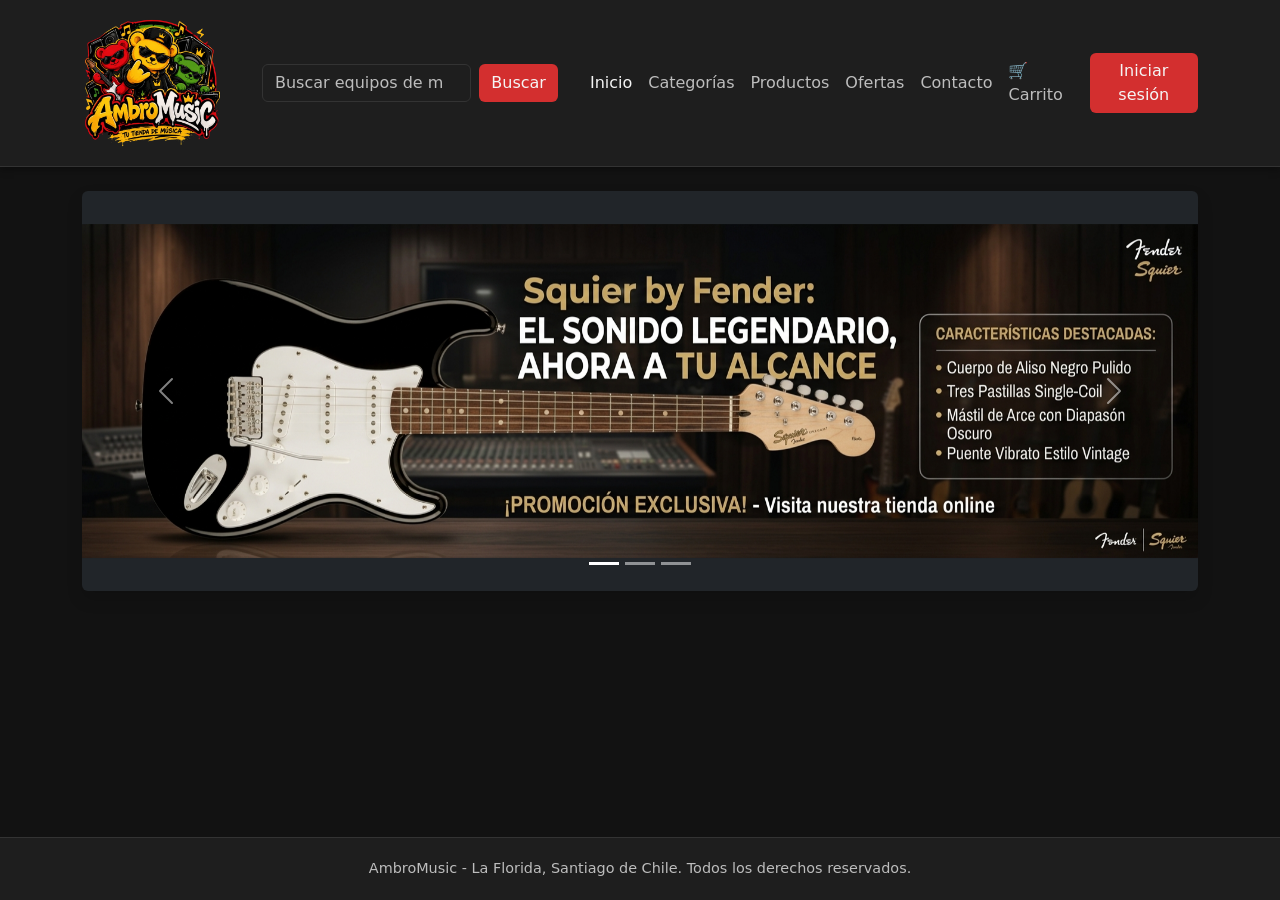
<file: index.html>
<!DOCTYPE html>
<html lang="es">

<head>
    <meta charset="UTF-8">
    <meta name="viewport" content="width=device-width, initial-scale=1.0">
    <title>AmbroMusic</title>
    <link href="https://cdn.jsdelivr.net/npm/bootstrap@5.3.8/dist/css/bootstrap.min.css" rel="stylesheet"
        integrity="sha384-sRIl4kxILFvY47J16cr9ZwB07vP4J8+LH7qKQnuqkuIAvNWLzeN8tE5YBujZqJLB" crossorigin="anonymous">
    <link rel="stylesheet" href="css/estilos.css">
</head>

<body class="d-flex flex-column min-vh-100">

    <custom-indice></custom-indice>

    <!-- Contenido Principal -->
    <main class="container my-4">
        <!-- Carrusel de 3 fotos sin recorte -->
        <div id="carruselInicio" class="carousel slide shadow rounded overflow-hidden bg-dark" data-bs-ride="carousel">

            <!-- Indicadores (3 puntos) -->
            <div class="carousel-indicators">
                <button type="button" data-bs-target="#carruselInicio" data-bs-slide-to="0" class="active"
                    aria-current="true" aria-label="Slide 1"></button>
                <button type="button" data-bs-target="#carruselInicio" data-bs-slide-to="1"
                    aria-label="Slide 2"></button>
                <button type="button" data-bs-target="#carruselInicio" data-bs-slide-to="2"
                    aria-label="Slide 3"></button>
            </div>

            <!-- Imágenes locales de la carpeta img/ -->
            <div class="carousel-inner">
                <div class="carousel-item active" data-bs-interval="4000">
                    <a href="productos.html">
                        <img src="img/banner1.png" class="d-block w-100" alt="Banner 1"
                            style="height: 400px; object-fit: contain; cursor: pointer;">
                    </a>
                </div>
                <div class="carousel-item" data-bs-interval="4000">
                    <a href="productos.html">
                        <img src="img/banner2.png" class="d-block w-100" alt="Banner 2"
                            style="height: 400px; object-fit: contain; cursor: pointer;">
                    </a>
                </div>
                <div class="carousel-item" data-bs-interval="4000">
                    <a href="productos.html">
                        <img src="img/banner3.png" class="d-block w-100" alt="Banner 3"
                            style="height: 400px; object-fit: contain; cursor: pointer;">
                    </a>
                </div>
            </div>

            <!-- Botones de navegación -->
            <button class="carousel-control-prev" type="button" data-bs-target="#carruselInicio" data-bs-slide="prev">
                <span class="carousel-control-prev-icon" aria-hidden="true"></span>
                <span class="visually-hidden">Anterior</span>
            </button>
            <button class="carousel-control-next" type="button" data-bs-target="#carruselInicio" data-bs-slide="next">
                <span class="carousel-control-next-icon" aria-hidden="true"></span>
                <span class="visually-hidden">Siguiente</span>
            </button>
        </div>
    </main>

    <footer class="mt-auto">
        <p>AmbroMusic - La Florida, Santiago de Chile. Todos los derechos reservados.</p>
    </footer>

    <script src="js/componentes/navbar.js"></script>
    <script src="https://cdn.jsdelivr.net/npm/bootstrap@5.3.8/dist/js/bootstrap.bundle.min.js"
        integrity="sha384-FKyoEForCGlyvwx9Hj09JcYn3nv7wiPVlz7YYwJrWVcXK/BmnVDxM+D2scQbITxI"
        crossorigin="anonymous"></script>

</body>

</html>
</file>
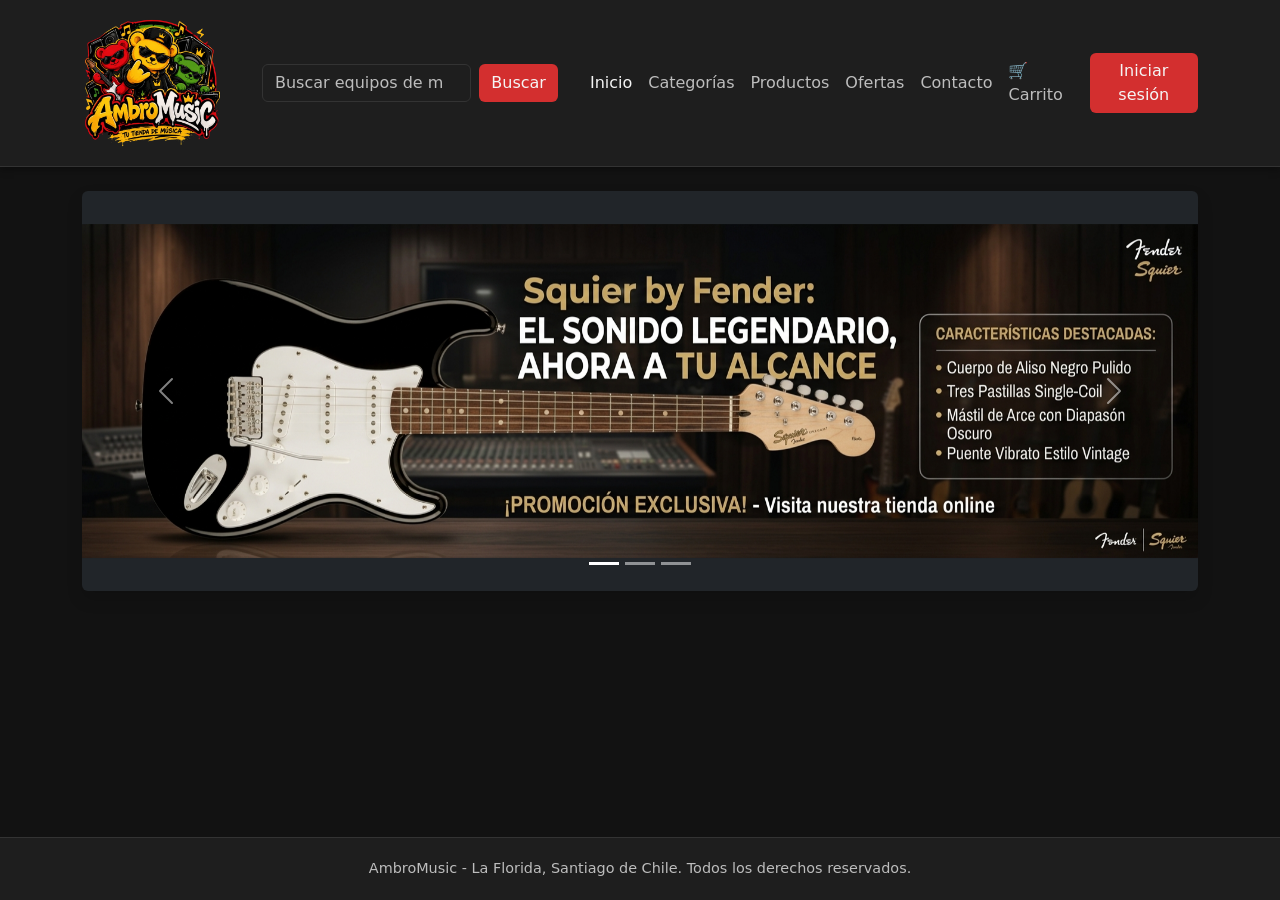
<file: admin/index.html>
<!DOCTYPE html> <html lang="es"> <head>
<meta charset="UTF-8">

<meta name="viewport" content="width=device-width, initial-scale=1.0">

<title>AmbroMusic - Administrador</title>

<link href="https://cdn.jsdelivr.net/npm/bootstrap@5.3.8/dist/css/bootstrap.min.css"
    rel="stylesheet"
    integrity="sha384-sRIl4kxILFvY47J16cr9ZwB07vP4J8+LH7qKQnuqkuIAvNWLzeN8tE5YBujZqJLB"
    crossorigin="anonymous">

<link rel="stylesheet" href="../css/estilos.css">

</head> <body class="d-flex flex-column min-vh-100">
<!-- NAVBAR -->

<custom-indice-admin></custom-indice-admin>


<!-- PANEL DE ADMINISTRADOR -->

<main class="container">

    <h1 class="titulo-admin">
        Panel de Administrador
    </h1>


    <div class="grid-admin">


        <!-- USUARIOS -->

        <div class="tarjeta-admin">

            <div class="icono-admin">
                👥
            </div>

            <h3>
                Usuarios
            </h3>

            <p>
                Administrar las cuentas de clientes,
                vendedores y administradores.
            </p>

            <button class="btn-admin">
                Gestionar usuarios
            </button>

        </div>


        <!-- PRODUCTOS -->

        <div class="tarjeta-admin">

            <div class="icono-admin">
                🎸
            </div>

            <h3>
                Productos
            </h3>

            <p>
                Administrar el catálogo,
                precios y categorías.
            </p>

            <button class="btn-admin">
                Gestionar productos
            </button>

        </div>


        <!-- INVENTARIO -->

        <div class="tarjeta-admin">

            <div class="icono-admin">
                📦
            </div>

            <h3>
                Inventario
            </h3>

            <p>
                Controlar el stock y consultar
                las existencias de productos.
            </p>

            <button class="btn-admin">
                Gestionar inventario
            </button>

        </div>


        <!-- VENTAS -->

        <div class="tarjeta-admin">

            <div class="icono-admin">
                🛒
            </div>

            <h3>
                Ventas
            </h3>

            <p>
                Revisar las ventas, pedidos
                y estados de las compras.
            </p>

            <button class="btn-admin">
                Gestionar ventas
            </button>

        </div>


        <!-- REPORTES -->

        <div class="tarjeta-admin">

            <div class="icono-admin">
                📊
            </div>

            <h3>
                Reportes
            </h3>

            <p>
                Consultar estadísticas de ventas,
                productos e inventario.
            </p>

            <button class="btn-admin">
                Ver reportes
            </button>

        </div>


        <!-- CONFIGURACIÓN -->

        <div class="tarjeta-admin">

            <div class="icono-admin">
                ⚙️
            </div>

            <h3>
                Configuración
            </h3>

            <p>
                Administrar la configuración
                general de AmbroMusic.
            </p>

            <button class="btn-admin">
                Configurar
            </button>

        </div>


    </div>

</main>


<!-- FOOTER -->

<footer class="mt-auto">

    <p>
        AmbroMusic - La Florida, Santiago de Chile.
        Todos los derechos reservados.
    </p>

</footer>


<script src="../js/componentes/navbar-admin.js"></script>
<script src="../js/admin.js"></script>

<script src="https://cdn.jsdelivr.net/npm/bootstrap@5.3.8/dist/js/bootstrap.bundle.min.js"
    integrity="sha384-FKyoEForCGlyvwx9Hj09JcYn3nv7wiPVlz7YYwJrWVcXK/BmnVDxM+D2scQbITxI"
    crossorigin="anonymous">
</script>

</body> </html>
</file>
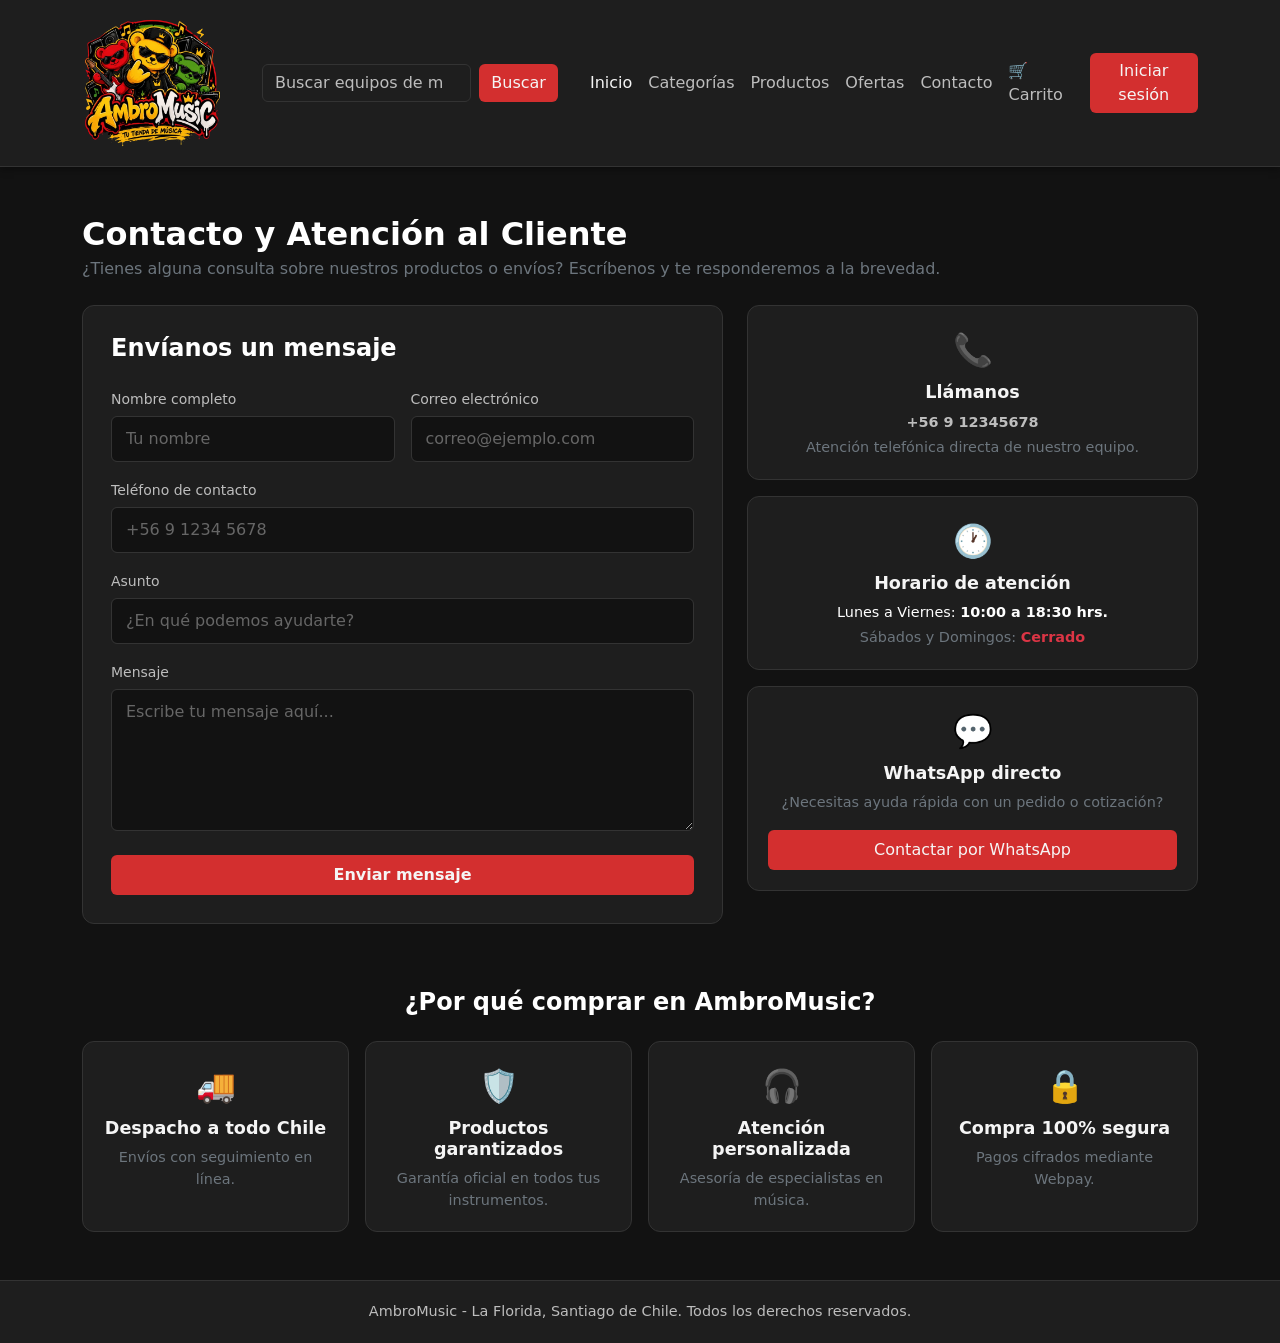
<file: contacto.html>
<!DOCTYPE html>
<html lang="es">

<head>
    <meta charset="UTF-8">
    <meta name="viewport" content="width=device-width, initial-scale=1.0">
    <title>Contacto | AmbroMusic</title>
    <link href="https://cdn.jsdelivr.net/npm/bootstrap@5.3.8/dist/css/bootstrap.min.css" rel="stylesheet"
        integrity="sha384-sRIl4kxILFvY47J16cr9ZwB07vP4J8+LH7qKQnuqkuIAvNWLzeN8tE5YBujZqJLB" crossorigin="anonymous">
    <link rel="stylesheet" href="css/estilos.css">
</head>

<body>

    <custom-indice></custom-indice>


    <!-- =========================
         CONTENIDO PRINCIPAL
    ========================== -->
    <main class="container my-5">

        <!-- NAVBAR DESDE COMPONENTE JS -->
        

        <!-- CABECERA -->
        <div class="mb-4">
            <h1 class="fw-bold fs-2 text-white mb-1">Contacto y Atención al Cliente</h1>
            <p class="text-secondary mb-0">¿Tienes alguna consulta sobre nuestros productos o envíos? Escríbenos y te
                responderemos a la brevedad.</p>
        </div>

        <!-- GRID PRINCIPAL -->
        <div class="row g-4">

            <!-- COLUMNA IZQUIERDA: FORMULARIO -->
            <div class="col-lg-7">
                <div class="contacto-card">
                    <h2 class="h4 fw-bold text-white mb-4">Envíanos un mensaje</h2>

                    <form>
                        <div class="row g-3">
                            <div class="col-md-6 mb-3">
                                <label for="nombre" class="form-label">Nombre completo</label>
                                <input type="text" id="nombre" class="form-control" placeholder="Tu nombre" required>
                            </div>
                            <div class="col-md-6 mb-3">
                                <label for="email" class="form-label">Correo electrónico</label>
                                <input type="email" id="email" class="form-control" placeholder="correo@ejemplo.com"
                                    required>
                            </div>
                        </div>

                        <div class="mb-3">
                            <label for="telefono" class="form-label">Teléfono de contacto</label>
                            <input type="tel" id="telefono" class="form-control" placeholder="+56 9 1234 5678">
                        </div>

                        <div class="mb-3">
                            <label for="asunto" class="form-label">Asunto</label>
                            <input type="text" id="asunto" class="form-control" placeholder="¿En qué podemos ayudarte?"
                                required>
                        </div>

                        <div class="mb-4">
                            <label for="mensaje" class="form-label">Mensaje</label>
                            <textarea id="mensaje" class="form-control" rows="5"
                                placeholder="Escribe tu mensaje aquí..." required></textarea>
                        </div>

                        <button type="submit" class="btn btn-ambromusic w-100 py-2 fw-bold">
                            Enviar mensaje
                        </button>
                    </form>
                </div>
            </div>

            <!-- COLUMNA DERECHA: INFORMACIÓN RÁPIDA -->
            <div class="col-lg-5">
                <div class="d-flex flex-column gap-3">

                    <div class="info-box">
                        <span class="info-box-icon">📞</span>
                        <h3>Llámanos</h3>
                        <p class="info-highlight mb-1">+56 9 12345678</p>
                        <p class="small text-secondary">Atención telefónica directa de nuestro equipo.</p>
                    </div>

                    <div class="info-box">
                        <span class="info-box-icon">🕐</span>
                        <h3>Horario de atención</h3>
                        <p class="text-white mb-1">Lunes a Viernes: <strong>10:00 a 18:30 hrs.</strong></p>
                        <p class="small text-secondary">Sábados y Domingos: <span
                                class="text-danger fw-bold">Cerrado</span></p>
                    </div>

                    <div class="info-box">
                        <span class="info-box-icon">💬</span>
                        <h3>WhatsApp directo</h3>
                        <p class="small text-secondary mb-3">¿Necesitas ayuda rápida con un pedido o cotización?</p>
                        <a href="https://wa.me/56943519040" target="_blank"
                            class="btn btn-ambromusic w-100 py-2 text-decoration-none">
                            Contactar por WhatsApp
                        </a>
                    </div>

                </div>
            </div>

        </div>

        <!-- SECCIÓN BENEFICIOS -->
        <div class="mt-5 pt-3">
            <h2 class="h4 fw-bold text-white text-center mb-4">¿Por qué comprar en AmbroMusic?</h2>

            <div class="row row-cols-1 row-cols-sm-2 row-cols-lg-4 g-3">
                <div class="col">
                    <div class="info-box h-100">
                        <span class="info-box-icon">🚚</span>
                        <h4>Despacho a todo Chile</h4>
                        <p class="small text-secondary">Envíos con seguimiento en línea.</p>
                    </div>
                </div>
                <div class="col">
                    <div class="info-box h-100">
                        <span class="info-box-icon">🛡️</span>
                        <h4>Productos garantizados</h4>
                        <p class="small text-secondary">Garantía oficial en todos tus instrumentos.</p>
                    </div>
                </div>
                <div class="col">
                    <div class="info-box h-100">
                        <span class="info-box-icon">🎧</span>
                        <h4>Atención personalizada</h4>
                        <p class="small text-secondary">Asesoría de especialistas en música.</p>
                    </div>
                </div>
                <div class="col">
                    <div class="info-box h-100">
                        <span class="info-box-icon">🔒</span>
                        <h4>Compra 100% segura</h4>
                        <p class="small text-secondary">Pagos cifrados mediante Webpay.</p>
                    </div>
                </div>
            </div>
        </div>

    </main>

    <!-- FOOTER -->
    <footer>
        <p class="mb-0">AmbroMusic - La Florida, Santiago de Chile. Todos los derechos reservados.</p>
    </footer>

    <script src="js/componentes/navbar.js"></script>
    <script src="https://cdn.jsdelivr.net/npm/bootstrap@5.3.8/dist/js/bootstrap.bundle.min.js"
        integrity="sha384-FKyoEForCGlyvwx9Hj09JcYn3nv7wiPVlz7YYwJrWVcXK/BmnVDxM+D2scQbITxI"
        crossorigin="anonymous"></script>
</body>

</html>
</file>
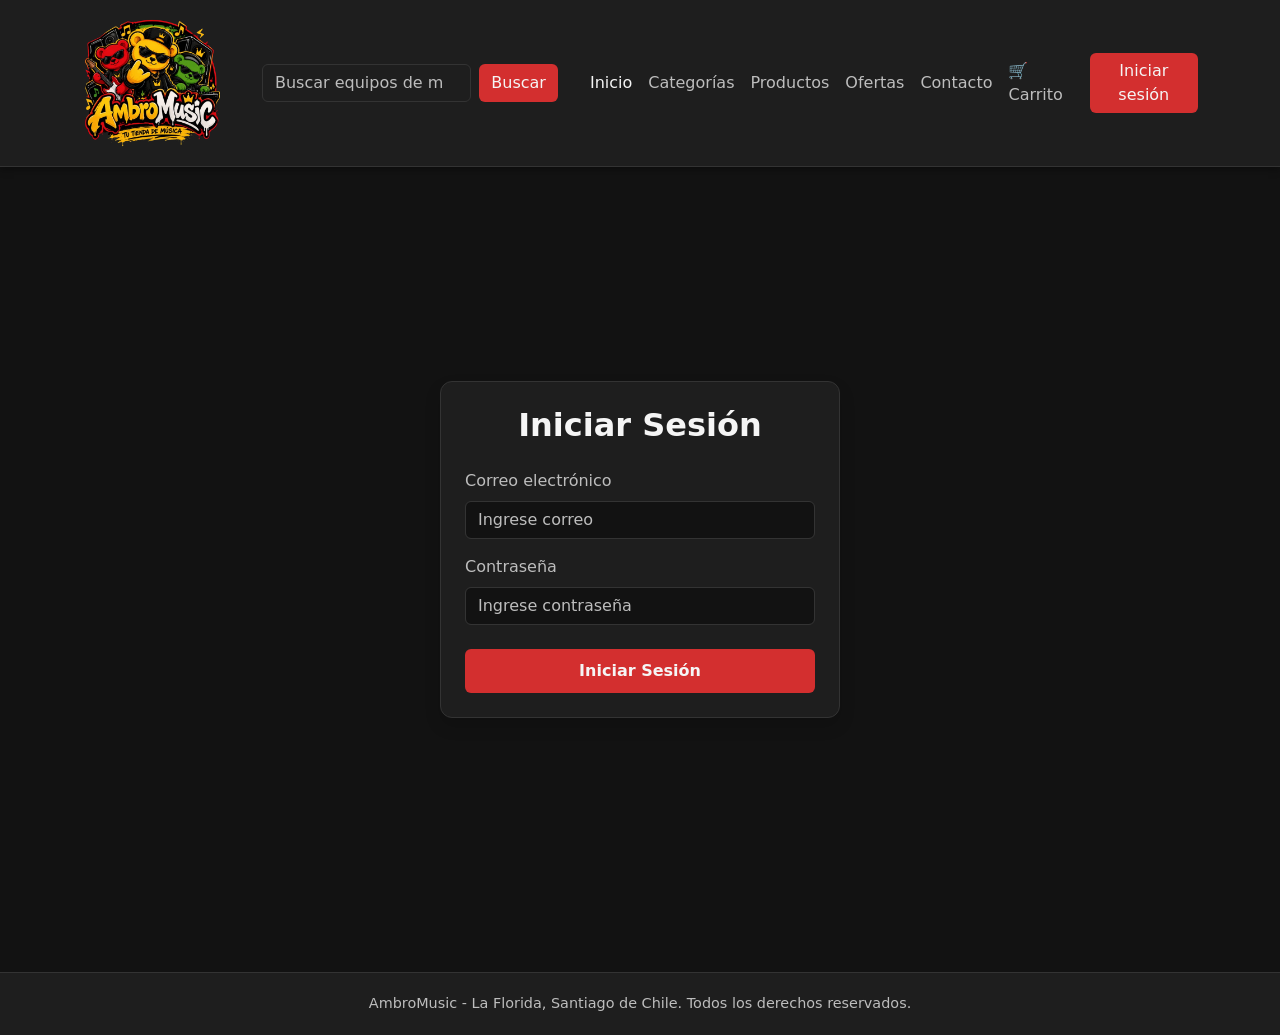
<file: inicio-sesion.html>
<!DOCTYPE html>
<html lang="es">

<head>
    <meta charset="UTF-8">
    <meta name="viewport" content="width=device-width, initial-scale=1.0">
    <title>AmbroMusic</title>

    <link href="https://cdn.jsdelivr.net/npm/bootstrap@5.3.8/dist/css/bootstrap.min.css" rel="stylesheet"
        integrity="sha384-sRIl4kxILFvY47J16cr9ZwB07vP4J8+LH7qKQnuqkuIAvNWLzeN8tE5YBujZqJLB" crossorigin="anonymous">

    <link rel="stylesheet" href="css/estilos.css">
</head>

<body class="d-flex flex-column min-vh-100">


    <custom-indice></custom-indice>

    <main class="container flex-grow-1 d-flex justify-content-center align-items-center login-container">

        <div class="card login-card shadow">

            <div class="card-body p-4">

                <h2 class="text-center mb-4 login-titulo">
                    Iniciar Sesión
                </h2>

                <div class="mb-3">
                    <label for="input-email" class="form-label">
                        Correo electrónico
                    </label>
                    <input id="input-email" type="email" class="form-control" placeholder="Ingrese correo">
                </div>

                <div class="mb-4">
                    <label for="input-password" class="form-label">
                        Contraseña
                    </label>
                    <input id="input-password" type="password" class="form-control" placeholder="Ingrese contraseña">
                </div>

                <button id="btn-inicio-sesion" class="btn btn-ambromusic w-100">
                    Iniciar Sesión
                </button>

            </div>
        </div>



    </main>

    <footer>
        <p>AmbroMusic - La Florida, Santiago de Chile. Todos los derechos reservados.</p>
    </footer>

    <script src="js/componentes/navbar.js"></script>

    <script src="https://cdn.jsdelivr.net/npm/bootstrap@5.3.8/dist/js/bootstrap.bundle.min.js"
        integrity="sha384-FKyoEForCGlyvwx9Hj09JcYn3nv7wiPVlz7YYJwRcwXK/BmnVDxM+D2scQbITxI"
        crossorigin="anonymous"></script>

    <script src="js/inicio-sesion.js"></script>

</body>

</html>
</file>
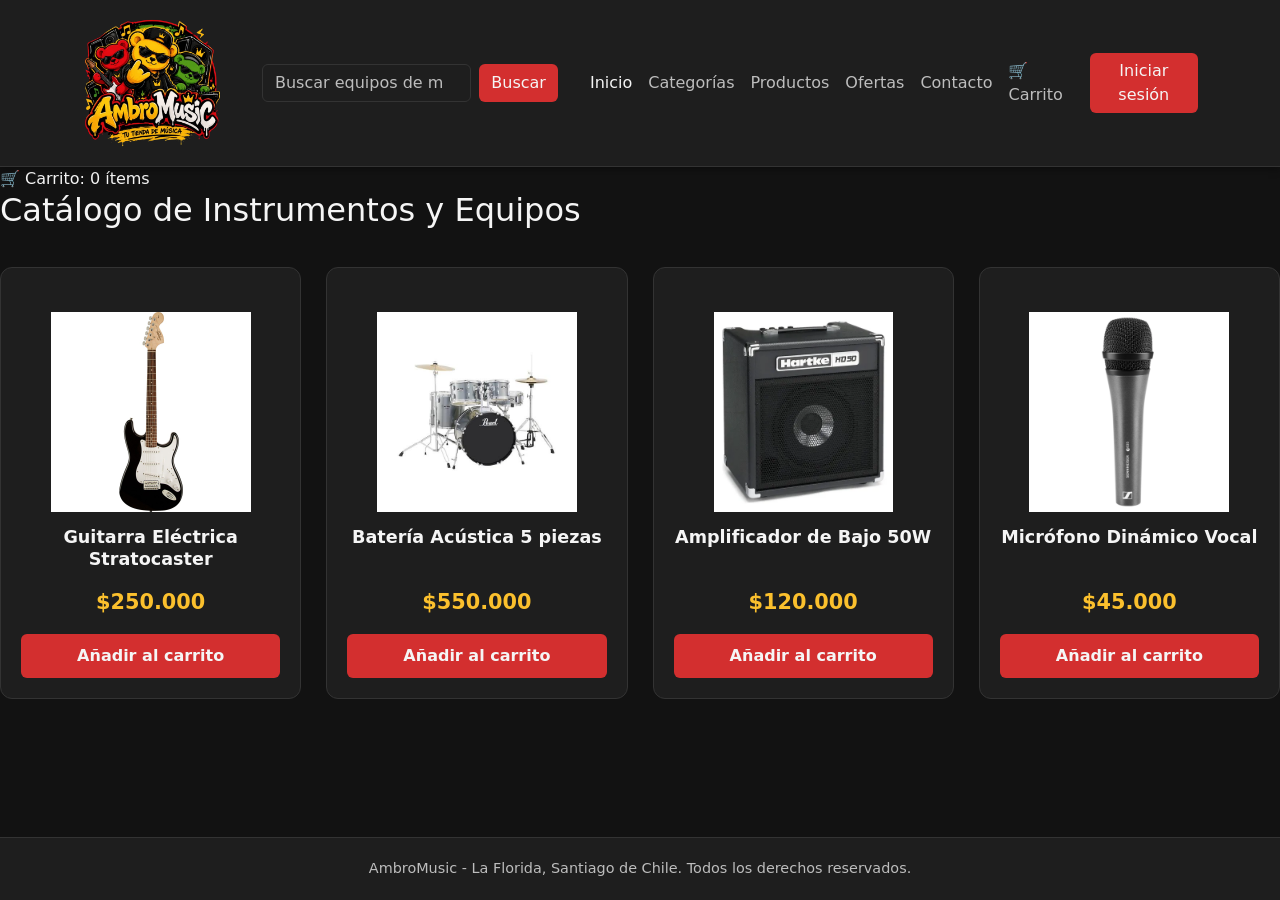
<file: productos.html>
<!DOCTYPE html>
<html lang="es">
<head>
    <meta charset="UTF-8">
    <meta name="viewport" content="width=device-width, initial-scale=1.0">
    <title>Catálogo de Productos - Sonido Vivo</title>
    <!-- Asegúrate de coordinar el nombre de este archivo con tu equipo -->
    <link href="https://cdn.jsdelivr.net/npm/bootstrap@5.3.8/dist/css/bootstrap.min.css" rel="stylesheet"
        integrity="sha384-sRIl4kxILFvY47J16cr9ZwB07vP4J8+LH7qKQnuqkuIAvNWLzeN8tE5YBujZqJLB" crossorigin="anonymous">
    <link rel="stylesheet" href="css/estilos.css">
</head>
<body class="d-flex flex-column min-vh-100">

    <header>
        <nav>
            <!-- Menú de navegación unificado con tus compañeros -->
            <custom-indice></custom-indice>

        </nav>
        <div id="carrito-resumen">
            🛒 Carrito: <span id="contador-carrito">0</span> ítems
        </div>
    </header>

    <main class="flex-grow-1">
        <section>
            <h2>Catálogo de Instrumentos y Equipos</h2>
            <!-- Este contenedor vacío será llenado por tu JavaScript -->
            <div id="contenedor-productos" class="grid-productos"></div>
        </section>
    </main>

    <footer>
        <p>AmbroMusic - La Florida, Santiago de Chile. Todos los derechos reservados.</p>
    </footer>

    <!-- Tu script exclusivo para la lógica del catálogo -->
    <script src="js/catalogo.js"></script>
    <script src="js/componentes/navbar.js"></script>
    <script src="https://cdn.jsdelivr.net/npm/bootstrap@5.3.8/dist/js/bootstrap.bundle.min.js"
        integrity="sha384-FKyoEForCGlyvwx9Hj09JcYn3nv7wiPVlz7YYwJrWVcXK/BmnVDxM+D2scQbITxI"
        crossorigin="anonymous"></script>
</body>
</html>
</file>
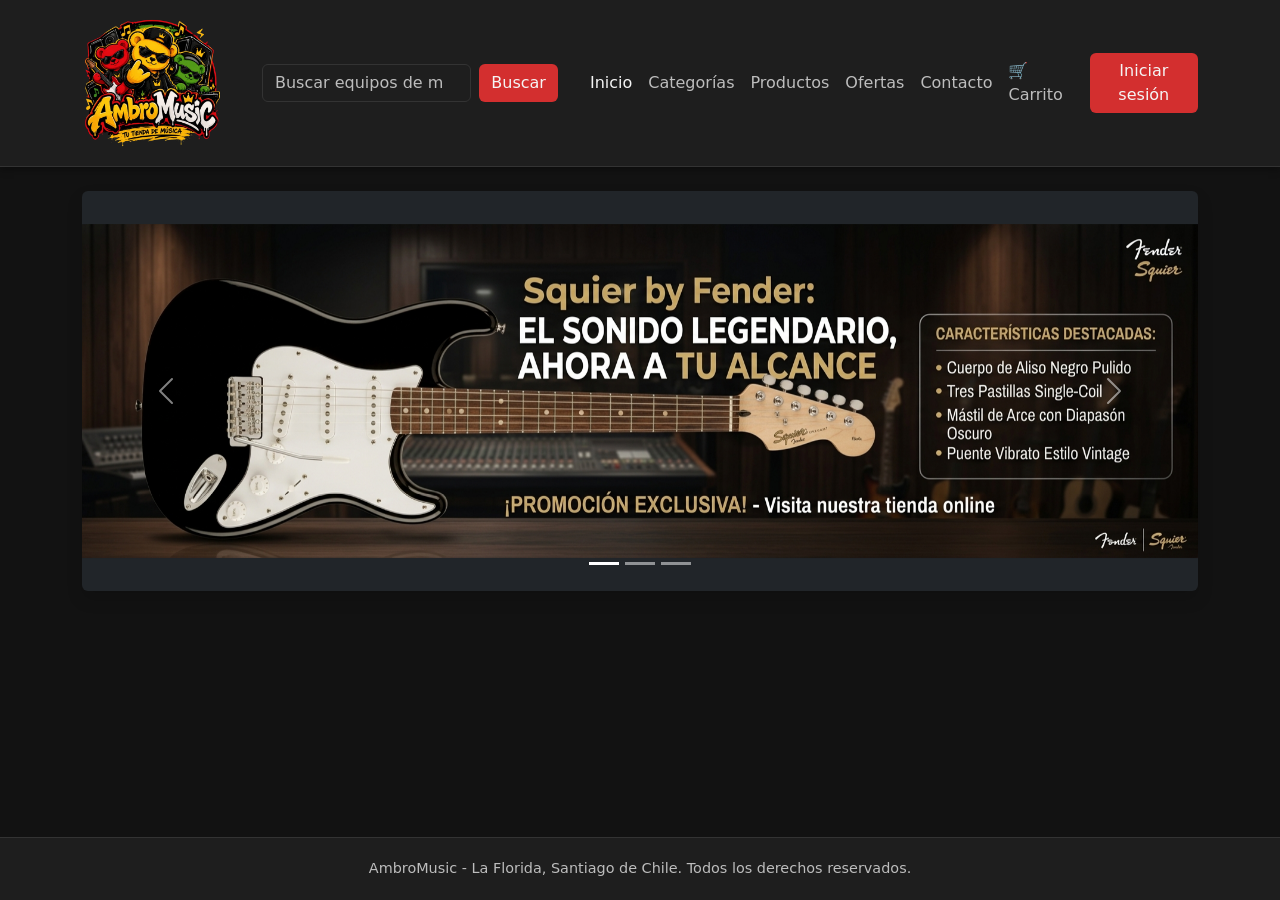
<file: admin/vendedor.html>
<!DOCTYPE html>
<html lang="es">

<head>

    <meta charset="UTF-8">

    <meta name="viewport" content="width=device-width, initial-scale=1.0">

    <title>AmbroMusic - Vendedor</title>

    <link href="https://cdn.jsdelivr.net/npm/bootstrap@5.3.8/dist/css/bootstrap.min.css"
        rel="stylesheet"
        integrity="sha384-sRIl4kxILFvY47J16cr9ZwB07vP4J8+LH7qKQnuqkuIAvNWLzeN8tE5YBujZqJLB"
        crossorigin="anonymous">

    <link rel="stylesheet" href="../css/estilos.css">

</head>


<body class="d-flex flex-column min-vh-100">

    <!-- NAVBAR -->

    <custom-indice></custom-indice>


    <!-- VENDEDOR -->

    <main class="container">

        <h1 class="titulo-vendedor">
            Panel de Vendedor
        </h1>


        <div class="grid-vendedor">


            <!-- PRODUCTOS -->

            <div class="tarjeta-vendedor">

                <div class="icono-vendedor">
                    🎸
                </div>

                <h3>
                    Productos
                </h3>

                <p>
                    Gestionar los productos disponibles
                    en el catálogo.
                </p>

                <button class="btn-vendedor">
                    Gestionar productos
                </button>

            </div>


            <!-- AGREGAR PRODUCTO -->

            <div class="tarjeta-vendedor">

                <div class="icono-vendedor">
                    ➕
                </div>

                <h3>
                    Agregar producto
                </h3>

                <p>
                    Registrar nuevos productos
                    en AmbroMusic.
                </p>

                <button class="btn-vendedor">
                    Agregar producto
                </button>

            </div>


            <!-- VENTAS -->

            <div class="tarjeta-vendedor">

                <div class="icono-vendedor">
                    🛒
                </div>

                <h3>
                    Ventas
                </h3>

                <p>
                    Revisar las ventas realizadas
                    y los pedidos.
                </p>

                <button class="btn-vendedor">
                    Ver ventas
                </button>

            </div>


            <!-- INVENTARIO -->

            <div class="tarjeta-vendedor">

                <div class="icono-vendedor">
                    📦
                </div>

                <h3>
                    Inventario
                </h3>

                <p>
                    Consultar el stock disponible
                    de los productos.
                </p>

                <button class="btn-vendedor">
                    Ver inventario
                </button>

            </div>


        </div>

    </main>


    <!-- FOOTER -->

    <footer class="mt-auto">

        <p>
            AmbroMusic - La Florida, Santiago de Chile.
            Todos los derechos reservados.
        </p>

    </footer>


    <script src="../js/componentes/navbar.js"></script>

    <script src="../js/vendedor.js"></script>

    <script src="https://cdn.jsdelivr.net/npm/bootstrap@5.3.8/dist/js/bootstrap.bundle.min.js"
        integrity="sha384-FKyoEForCGlyvwx9Hj09JcYn3nv7wiPVlz7YYwJrWVcXK/BmnVDxM+D2scQbITxI"
        crossorigin="anonymous">
    </script>

</body>

</html>
</file>
<file: css/estilos.css>
/* =========================
   COLORES AMBROMUSIC
   ========================= */

:root {
    --negro: #121212;
    --negro-secundario: #1E1E1E;

    --rojo: #D32F2F;
    --rojo-hover: #E53935;

    --amarillo: #FBC02D;
    --verde: #388E3C;

    --blanco: #F5F5F5;
    --gris: #BDBDBD;
}


/* =========================
   NAVBAR
   ========================= */

.navbar-ambromusic {
    background-color: var(--negro-secundario);
    border-bottom: 1px solid #333333;
    box-shadow: 0 2px 8px rgba(0, 0, 0, 0.4);
}

.navbar-ambromusic .navbar-brand {
    color: var(--blanco);
    font-weight: 700;
}

.navbar-ambromusic .navbar-brand:hover {
    color: var(--amarillo);
}

.navbar-ambromusic .nav-link {
    color: var(--gris);
    transition: color 0.2s ease;
}

.navbar-ambromusic .nav-link:hover {
    color: var(--blanco);
}

.navbar-ambromusic .nav-link.active {
    color: var(--blanco);
}


/* =========================
   BUSCADOR
   ========================= */

.navbar-ambromusic .form-control {
    background-color: var(--negro-secundario);
    border: 1px solid #333333;
    color: var(--blanco);
}

.navbar-ambromusic .form-control::placeholder {
    color: var(--gris);
}

.navbar-ambromusic .form-control:focus {
    background-color: var(--negro-secundario);
    color: var(--blanco);
    border-color: var(--rojo);
    box-shadow: 0 0 0 0.2rem rgba(211, 47, 47, 0.25);
}


/* =========================
   BOTONES
   ========================= */

.btn-ambromusic {
    background-color: var(--rojo);
    color: var(--blanco);
    border: none;
}

.btn-ambromusic:hover {
    background-color: var(--rojo-hover);
    color: var(--blanco);
}

.logo-ambromusic {
    height: 140px;
    width: auto;
}


/* =========================
   INICIO DE SESIĆ“N
   ========================= */

body {
    background-color: var(--negro);
    color: var(--blanco);
}

.login-container {
    min-height: 85vh;
}

.login-card {
    width: 100%;
    max-width: 400px;

    background-color: var(--negro-secundario);

    border: 1px solid #333333;
    border-radius: 12px;
}

.login-titulo {
    color: var(--blanco);
    font-weight: 700;
}

.login-card .form-label {
    color: var(--gris);
}

.login-card .form-control {
    background-color: var(--negro);
    border: 1px solid #333333;
    color: var(--blanco);
}

.login-card .form-control::placeholder {
    color: var(--gris);
}

.login-card .form-control:focus {
    background-color: var(--negro);
    color: var(--blanco);
    border-color: var(--rojo);
    box-shadow: 0 0 0 0.2rem rgba(211, 47, 47, 0.25);
}

.login-card .btn-ambromusic {
    padding: 10px;
    font-weight: 600;
}


/* =========================
   CATĆLOGO DE PRODUCTOS
   ========================= */

.grid-productos {
    display: grid;
    grid-template-columns: repeat(auto-fit, minmax(240px, 1fr));

    gap: 25px;
    padding: 30px 0;
}


/* Tarjeta de cada producto */

.tarjeta-producto {
    background-color: var(--negro-secundario);

    border: 1px solid #333333;
    border-radius: 12px;

    padding: 20px;

    text-align: center;

    transition: transform 0.2s ease, box-shadow 0.2s ease;
}


/* Efecto al pasar el mouse */

.tarjeta-producto:hover {
    transform: translateY(-5px);

    box-shadow: 0 8px 20px rgba(0, 0, 0, 0.4);

    border-color: var(--rojo);
}


/* Imagen del instrumento */

.tarjeta-producto img {
    width: 100%;
    height: 200px;

    object-fit: contain;

    margin-bottom: 15px;
}


/* Nombre */

.tarjeta-producto h3 {
    color: var(--blanco);

    font-size: 1.1rem;
    font-weight: 600;

    min-height: 50px;

    margin-bottom: 10px;
}


/* CategorĆ­a */

.tarjeta-producto::before {
    content: "";
    display: inline-block;

    color: var(--amarillo);
}


/* Precio */

.tarjeta-producto .precio {
    color: var(--amarillo);

    font-size: 1.3rem;
    font-weight: 700;

    margin-bottom: 15px;
}


/* BotĆ³n */

.tarjeta-producto button {
    width: 100%;

    padding: 10px;

    background-color: var(--rojo);
    color: var(--blanco);

    border: none;
    border-radius: 6px;

    font-weight: 600;

    cursor: pointer;

    transition: background-color 0.2s ease;
}

.tarjeta-producto button:hover {
    background-color: var(--rojo-hover);
}


/* =========================
   FOOTER
   ========================= */

footer {
    background-color: var(--negro-secundario);

    color: var(--gris);

    text-align: center;

    padding: 20px;

    margin-top: 40px;

    border-top: 1px solid #333333;
}

footer p {
    margin: 0;

    font-size: 0.9rem;
}


/* =========================
   VENDEDOR
   ========================= */

.titulo-vendedor {
    color: var(--blanco);

    font-size: 1.8rem;
    font-weight: 700;

    margin-top: 30px;
    margin-bottom: 0;
}


/* =========================
   GRID VENDEDOR
   ========================= */

.grid-vendedor {
    display: grid;

    grid-template-columns: repeat(
        auto-fit,
        minmax(240px, 1fr)
    );

    gap: 25px;

    padding: 30px 0;
}


/* =========================
   TARJETAS VENDEDOR
   ========================= */

.tarjeta-vendedor {
    background-color: var(--negro-secundario);

    border: 1px solid #333333;
    border-radius: 12px;

    padding: 20px;

    text-align: center;

    min-height: 300px;

    display: flex;
    flex-direction: column;
    justify-content: space-between;

    transition:
        transform 0.2s ease,
        box-shadow 0.2s ease;
}


/* =========================
   EFECTO TARJETA
   ========================= */

.tarjeta-vendedor:hover {
    transform: translateY(-5px);

    box-shadow: 0 8px 20px rgba(0, 0, 0, 0.4);

    border-color: var(--rojo);
}


/* =========================
   ICONO
   ========================= */

.icono-vendedor {
    height: 140px;

    display: flex;

    align-items: center;
    justify-content: center;

    font-size: 4rem;

    margin-bottom: 15px;
}


/* =========================
   TITULO TARJETA
   ========================= */

.tarjeta-vendedor h3 {
    color: var(--blanco);

    font-size: 1.1rem;
    font-weight: 600;

    min-height: 50px;

    margin-bottom: 10px;
}


/* =========================
   DESCRIPCION
   ========================= */

.tarjeta-vendedor p {
    color: var(--gris);

    font-size: 0.9rem;

    min-height: 45px;

    margin-bottom: 15px;
}


/* =========================
   BOTON VENDEDOR
   ========================= */

.btn-vendedor {
    width: 100%;

    padding: 10px;

    background-color: var(--rojo);
    color: var(--blanco);

    border: none;
    border-radius: 6px;

    font-weight: 600;

    cursor: pointer;

    transition: background-color 0.2s ease;
}

.btn-vendedor:hover {
    background-color: var(--rojo-hover);

    color: var(--blanco);
}

/* =========================
ADMINISTRADOR
========================= */

.titulo-admin {
color: var(--blanco);

font-size: 1.8rem;
font-weight: 700;

margin-top: 30px;
margin-bottom: 0;


}

/* =========================
GRID ADMIN
========================= */

.grid-admin {
display: grid;

grid-template-columns: repeat(
    auto-fit,
    minmax(240px, 1fr)
);

gap: 25px;

padding: 30px 0;


}

/* =========================
TARJETAS ADMIN
========================= */

.tarjeta-admin {
background-color: var(--negro-secundario);

border: 1px solid #333333;
border-radius: 12px;

padding: 20px;

text-align: center;

min-height: 300px;

display: flex;
flex-direction: column;
justify-content: space-between;

transition:
    transform 0.2s ease,
    box-shadow 0.2s ease;


}

/* =========================
EFECTO TARJETA
========================= */

.tarjeta-admin:hover {
transform: translateY(-5px);

box-shadow: 0 8px 20px rgba(0, 0, 0, 0.4);

border-color: var(--rojo);


}

/* =========================
ICONO ADMIN
========================= */

.icono-admin {
height: 140px;

display: flex;

align-items: center;
justify-content: center;

font-size: 4rem;

margin-bottom: 15px;


}

/* =========================
TITULO TARJETA
========================= */

.tarjeta-admin h3 {
color: var(--blanco);

font-size: 1.1rem;
font-weight: 600;

min-height: 50px;

margin-bottom: 10px;


}

/* =========================
DESCRIPCION
========================= */

.tarjeta-admin p {
color: var(--gris);

font-size: 0.9rem;

min-height: 45px;

margin-bottom: 15px;


}

/* =========================
BOTON ADMIN
========================= */

.btn-admin {
width: 100%;

padding: 10px;

background-color: var(--rojo);
color: var(--blanco);

border: none;
border-radius: 6px;

font-weight: 600;

cursor: pointer;

transition: background-color 0.2s ease;


}

.btn-admin:hover {
background-color: var(--rojo-hover);

color: var(--blanco);


}

/* =========================
   CONTACTO Y SECCIONES
   ========================= */

.contacto-card {
    background-color: var(--negro-secundario);
    border: 1px solid #333333;
    border-radius: 12px;
    padding: 28px;
    height: 100%;
}

.contacto-card .form-label {
    color: var(--gris);
    font-size: 0.875rem;
    margin-bottom: 6px;
}

.contacto-card .form-control {
    background-color: var(--negro) !important;
    border: 1px solid #333333 !important;
    color: var(--blanco) !important;
    border-radius: 6px;
    padding: 10px 14px;
}

.contacto-card .form-control::placeholder {
    color: #666666 !important;
}

.contacto-card .form-control:focus {
    background-color: var(--negro) !important;
    color: var(--blanco) !important;
    border-color: var(--rojo) !important;
    box-shadow: 0 0 0 0.2rem rgba(211, 47, 47, 0.25) !important;
}

.info-box {
    background-color: var(--negro-secundario);
    border: 1px solid #333333;
    border-radius: 12px;
    padding: 20px;
    text-align: center;
    transition: transform 0.2s ease, border-color 0.2s ease;
}

.info-box:hover {
    transform: translateY(-3px);
    border-color: var(--rojo);
}

.info-box-icon {
    font-size: 2rem;
    margin-bottom: 8px;
    display: inline-block;
}

.info-box h3, .info-box h4 {
    color: var(--blanco);
    font-size: 1.1rem;
    font-weight: 600;
    margin-bottom: 8px;
}

.info-box p {
    color: var(--gris);
    font-size: 0.9rem;
    margin-bottom: 0;
}

.info-highlight {
    color: var(--amarillo);
    font-weight: 700;
    font-size: 1.1rem;
}
</file>
